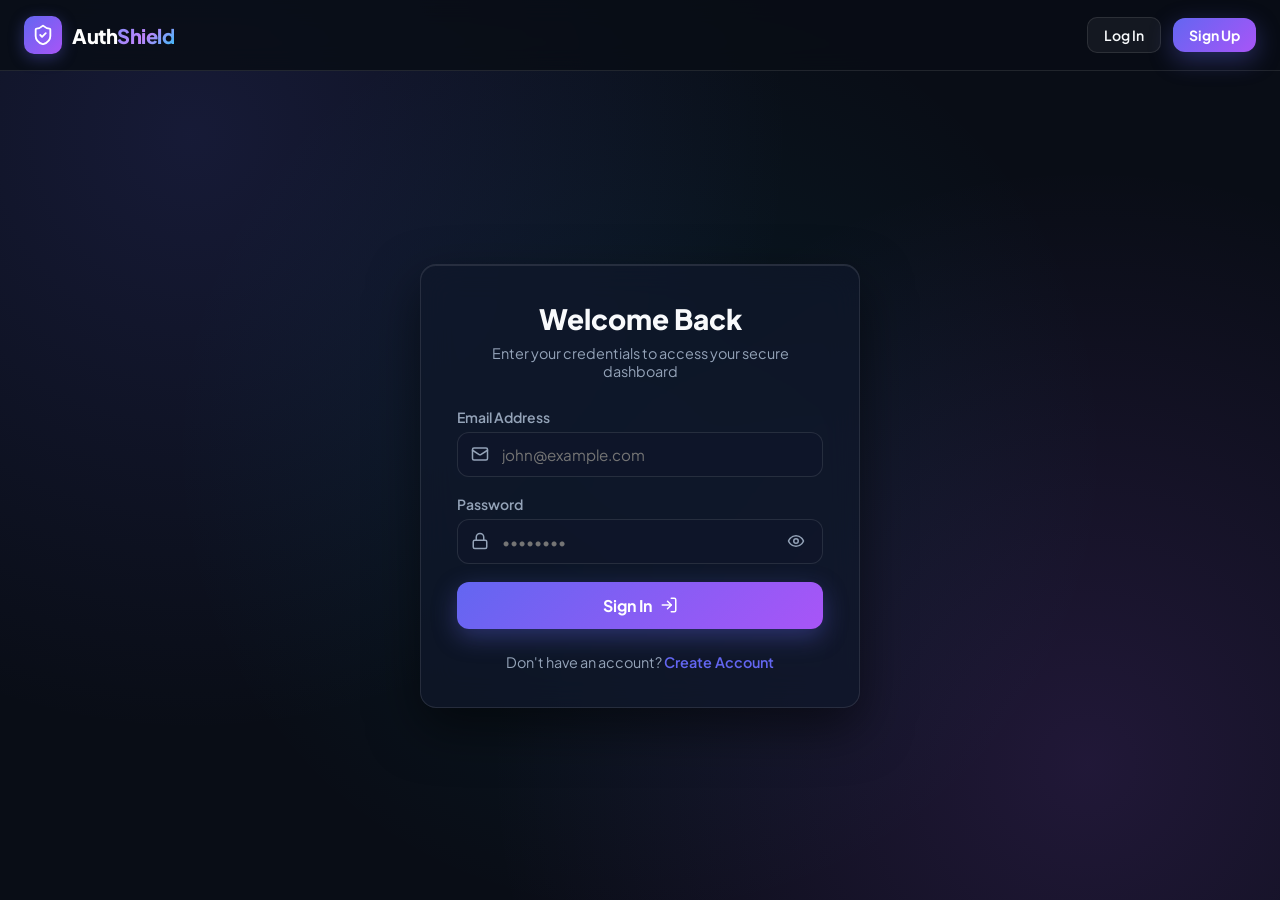
<file: frontend/login.html>
<!DOCTYPE html>
<html lang="en">
<head>
  <meta charset="UTF-8">
  <meta name="viewport" content="width=device-width, initial-scale=1.0">
  <title>Sign In - AuthShield</title>
  <link rel="stylesheet" href="css/style.css">
</head>
<body>

  <!-- Navigation Header -->
  <nav class="navbar">
    <a href="login.html" class="brand-link">
      <div class="brand-logo">
        <svg xmlns="http://www.w3.org/2000/svg" width="22" height="22" viewBox="0 0 24 24" fill="none" stroke="white" stroke-width="2" stroke-linecap="round" stroke-linejoin="round"><path d="M20 13c0 5-3.5 7.5-7.66 8.95a1 1 0 0 1-.67-.01C7.5 20.5 4 18 4 13V6a1 1 0 0 1 1-1c2 0 4.5-1.2 6.24-2.72a1.17 1.17 0 0 1 1.52 0C14.51 3.81 17 5 19 5a1 1 0 0 1 1 1z"/><path d="m9 12 2 2 4-4"/></svg>
      </div>
      <span class="brand-title">Auth<span class="gradient-text">Shield</span></span>
    </a>

    <div class="nav-actions">
      <a href="login.html" class="btn-secondary">Log In</a>
      <a href="signup.html" class="btn-primary" style="width: auto; padding: 8px 16px; font-size: 0.875rem;">Sign Up</a>
    </div>
  </nav>

  <!-- Main Login Card -->
  <main class="main-container">
    <div class="glass-card auth-card">
      <div class="card-header">
        <h1 class="card-title">Welcome Back</h1>
        <p class="card-subtitle">Enter your credentials to access your secure dashboard</p>
      </div>

      <div id="alertSuccess" class="alert alert-success"></div>
      <div id="alertError" class="alert alert-error"></div>

      <form id="loginForm" novalidate>
        <!-- Email -->
        <div class="input-group">
          <label class="input-label" for="email">Email Address</label>
          <div class="input-wrapper">
            <span class="input-icon">
              <svg xmlns="http://www.w3.org/2000/svg" width="18" height="18" viewBox="0 0 24 24" fill="none" stroke="currentColor" stroke-width="2" stroke-linecap="round" stroke-linejoin="round"><rect width="20" height="16" x="2" y="4" rx="2"/><path d="m22 7-8.97 5.7a1.94 1.94 0 0 1-2.06 0L2 7"/></svg>
            </span>
            <input type="email" id="email" class="input-field" placeholder="john@example.com" required>
          </div>
        </div>

        <!-- Password -->
        <div class="input-group">
          <label class="input-label" for="password">Password</label>
          <div class="input-wrapper">
            <span class="input-icon">
              <svg xmlns="http://www.w3.org/2000/svg" width="18" height="18" viewBox="0 0 24 24" fill="none" stroke="currentColor" stroke-width="2" stroke-linecap="round" stroke-linejoin="round"><rect width="18" height="11" x="3" y="11" rx="2" ry="2"/><path d="M7 11V7a5 5 0 0 1 10 0v4"/></svg>
            </span>
            <input type="password" id="password" class="input-field" placeholder="••••••••" required>
            <button type="button" id="togglePassword" class="toggle-password" aria-label="Toggle password visibility">
              <svg xmlns="http://www.w3.org/2000/svg" width="18" height="18" viewBox="0 0 24 24" fill="none" stroke="currentColor" stroke-width="2" stroke-linecap="round" stroke-linejoin="round"><path d="M2 12s3-7 10-7 10 7 10 7-3 7-10 7-10-7-10-7Z"/><circle cx="12" cy="12" r="3"/></svg>
            </button>
          </div>
        </div>

        <!-- Submit Button -->
        <button type="submit" id="submitBtn" class="btn-primary" style="margin-top: 12px;">
          Sign In
          <svg xmlns="http://www.w3.org/2000/svg" width="18" height="18" viewBox="0 0 24 24" fill="none" stroke="currentColor" stroke-width="2" stroke-linecap="round" stroke-linejoin="round"><path d="M15 3h4a2 2 0 0 1 2 2v14a2 2 0 0 1-2 2h-4"/><polyline points="10 17 15 12 10 7"/><line x1="15" x2="3" y1="12" y2="12"/></svg>
        </button>
      </form>

      <div class="auth-footer">
        Don't have an account? <a href="signup.html">Create Account</a>
      </div>
    </div>
  </main>

  <script src="js/config.js"></script>
  <script src="js/login.js"></script>
</body>
</html>
</file>
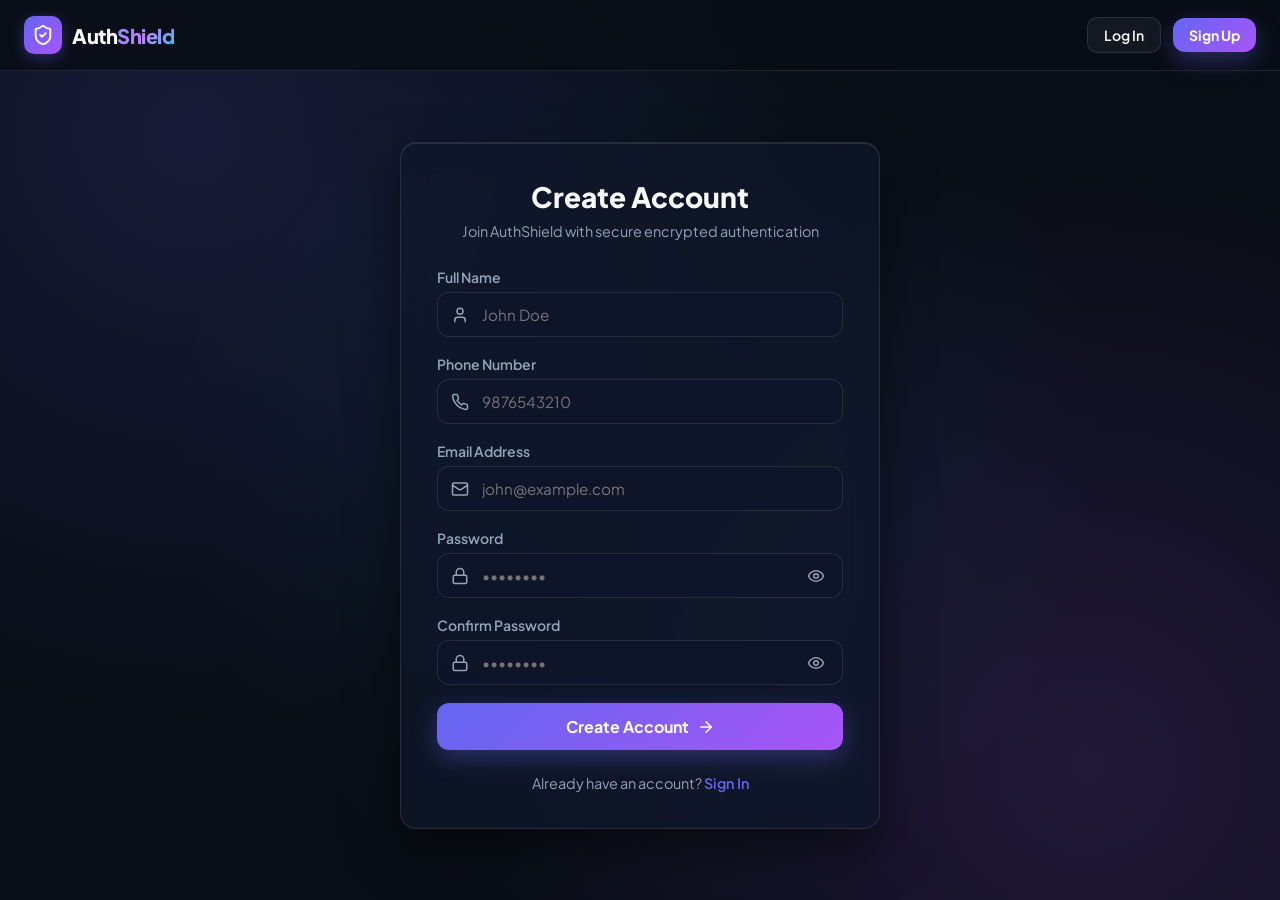
<file: frontend/signup.html>
<!DOCTYPE html>
<html lang="en">
<head>
  <meta charset="UTF-8">
  <meta name="viewport" content="width=device-width, initial-scale=1.0">
  <title>Create Account - AuthShield</title>
  <link rel="stylesheet" href="css/style.css">
</head>
<body>

  <!-- Navigation Header -->
  <nav class="navbar">
    <a href="login.html" class="brand-link">
      <div class="brand-logo">
        <svg xmlns="http://www.w3.org/2000/svg" width="22" height="22" viewBox="0 0 24 24" fill="none" stroke="white" stroke-width="2" stroke-linecap="round" stroke-linejoin="round"><path d="M20 13c0 5-3.5 7.5-7.66 8.95a1 1 0 0 1-.67-.01C7.5 20.5 4 18 4 13V6a1 1 0 0 1 1-1c2 0 4.5-1.2 6.24-2.72a1.17 1.17 0 0 1 1.52 0C14.51 3.81 17 5 19 5a1 1 0 0 1 1 1z"/><path d="m9 12 2 2 4-4"/></svg>
      </div>
      <span class="brand-title">Auth<span class="gradient-text">Shield</span></span>
    </a>

    <div class="nav-actions">
      <a href="login.html" class="btn-secondary">Log In</a>
      <a href="signup.html" class="btn-primary" style="width: auto; padding: 8px 16px; font-size: 0.875rem;">Sign Up</a>
    </div>
  </nav>

  <!-- Main Signup Card -->
  <main class="main-container">
    <div class="glass-card auth-card" style="max-width: 480px;">
      <div class="card-header">
        <h1 class="card-title">Create Account</h1>
        <p class="card-subtitle">Join AuthShield with secure encrypted authentication</p>
      </div>

      <div id="alertSuccess" class="alert alert-success"></div>
      <div id="alertError" class="alert alert-error"></div>

      <form id="signupForm" novalidate>
        <!-- Full Name -->
        <div class="input-group">
          <label class="input-label" for="name">Full Name</label>
          <div class="input-wrapper">
            <span class="input-icon">
              <svg xmlns="http://www.w3.org/2000/svg" width="18" height="18" viewBox="0 0 24 24" fill="none" stroke="currentColor" stroke-width="2" stroke-linecap="round" stroke-linejoin="round"><path d="M19 21v-2a4 4 0 0 0-4-4H9a4 4 0 0 0-4 4v2"/><circle cx="12" cy="7" r="4"/></svg>
            </span>
            <input type="text" id="name" class="input-field" placeholder="John Doe">
          </div>
          <span id="error_name" class="field-error"></span>
        </div>

        <!-- Phone Number -->
        <div class="input-group">
          <label class="input-label" for="phone">Phone Number</label>
          <div class="input-wrapper">
            <span class="input-icon">
              <svg xmlns="http://www.w3.org/2000/svg" width="18" height="18" viewBox="0 0 24 24" fill="none" stroke="currentColor" stroke-width="2" stroke-linecap="round" stroke-linejoin="round"><path d="M22 16.92v3a2 2 0 0 1-2.18 2 19.79 19.79 0 0 1-8.63-3.07 19.5 19.5 0 0 1-6-6 19.79 19.79 0 0 1-3.07-8.67A2 2 0 0 1 4.11 2h3a2 2 0 0 1 2 1.72 12.84 12.84 0 0 0 .7 2.81 2 2 0 0 1-.45 2.11L8.09 9.91a16 16 0 0 0 6 6l1.27-1.27a2 2 0 0 1 2.11-.45 12.84 12.84 0 0 0 2.81.7A2 2 0 0 1 22 16.92z"/></svg>
            </span>
            <input type="tel" id="phone" class="input-field" placeholder="9876543210">
          </div>
          <span id="error_phone" class="field-error"></span>
        </div>

        <!-- Email -->
        <div class="input-group">
          <label class="input-label" for="email">Email Address</label>
          <div class="input-wrapper">
            <span class="input-icon">
              <svg xmlns="http://www.w3.org/2000/svg" width="18" height="18" viewBox="0 0 24 24" fill="none" stroke="currentColor" stroke-width="2" stroke-linecap="round" stroke-linejoin="round"><rect width="20" height="16" x="2" y="4" rx="2"/><path d="m22 7-8.97 5.7a1.94 1.94 0 0 1-2.06 0L2 7"/></svg>
            </span>
            <input type="email" id="email" class="input-field" placeholder="john@example.com">
          </div>
          <span id="error_email" class="field-error"></span>
        </div>

        <!-- Password -->
        <div class="input-group">
          <label class="input-label" for="password">Password</label>
          <div class="input-wrapper">
            <span class="input-icon">
              <svg xmlns="http://www.w3.org/2000/svg" width="18" height="18" viewBox="0 0 24 24" fill="none" stroke="currentColor" stroke-width="2" stroke-linecap="round" stroke-linejoin="round"><rect width="18" height="11" x="3" y="11" rx="2" ry="2"/><path d="M7 11V7a5 5 0 0 1 10 0v4"/></svg>
            </span>
            <input type="password" id="password" class="input-field" placeholder="••••••••">
            <button type="button" id="togglePassword" class="toggle-password" aria-label="Toggle password visibility">
              <svg xmlns="http://www.w3.org/2000/svg" width="18" height="18" viewBox="0 0 24 24" fill="none" stroke="currentColor" stroke-width="2" stroke-linecap="round" stroke-linejoin="round"><path d="M2 12s3-7 10-7 10 7 10 7-3 7-10 7-10-7-10-7Z"/><circle cx="12" cy="12" r="3"/></svg>
            </button>
          </div>
          <span id="error_password" class="field-error"></span>
        </div>

        <!-- Confirm Password -->
        <div class="input-group">
          <label class="input-label" for="confirm_password">Confirm Password</label>
          <div class="input-wrapper">
            <span class="input-icon">
              <svg xmlns="http://www.w3.org/2000/svg" width="18" height="18" viewBox="0 0 24 24" fill="none" stroke="currentColor" stroke-width="2" stroke-linecap="round" stroke-linejoin="round"><rect width="18" height="11" x="3" y="11" rx="2" ry="2"/><path d="M7 11V7a5 5 0 0 1 10 0v4"/></svg>
            </span>
            <input type="password" id="confirm_password" class="input-field" placeholder="••••••••">
            <button type="button" id="toggleConfirmPassword" class="toggle-password" aria-label="Toggle confirm password visibility">
              <svg xmlns="http://www.w3.org/2000/svg" width="18" height="18" viewBox="0 0 24 24" fill="none" stroke="currentColor" stroke-width="2" stroke-linecap="round" stroke-linejoin="round"><path d="M2 12s3-7 10-7 10 7 10 7-3 7-10 7-10-7-10-7Z"/><circle cx="12" cy="12" r="3"/></svg>
            </button>
          </div>
          <span id="error_confirm_password" class="field-error"></span>
        </div>

        <!-- Submit Button -->
        <button type="submit" id="submitBtn" class="btn-primary" style="margin-top: 12px;">
          Create Account
          <svg xmlns="http://www.w3.org/2000/svg" width="18" height="18" viewBox="0 0 24 24" fill="none" stroke="currentColor" stroke-width="2" stroke-linecap="round" stroke-linejoin="round"><line x1="5" y1="12" x2="19" y2="12"/><polyline points="12 5 19 12 12 19"/></svg>
        </button>
      </form>

      <div class="auth-footer">
        Already have an account? <a href="login.html">Sign In</a>
      </div>
    </div>
  </main>

  <script src="js/config.js"></script>
  <script src="js/signup.js"></script>
</body>
</html>
</file>
<file: frontend/css/style.css>
@import url('https://fonts.googleapis.com/css2?family=Plus+Jakarta+Sans:wght@300;400;500;600;700;800&display=swap');

:root {
  --bg-dark: #090d16;
  --bg-card: rgba(15, 23, 42, 0.75);
  --border-color: rgba(255, 255, 255, 0.1);
  --primary: #6366f1;
  --primary-hover: #4f46e5;
  --primary-glow: rgba(99, 102, 241, 0.35);
  --secondary: #a855f7;
  --accent: #06b6d4;
  --text-main: #f8fafc;
  --text-muted: #94a3b8;
  --error: #ef4444;
  --error-bg: rgba(239, 68, 68, 0.12);
  --success: #10b981;
  --success-bg: rgba(16, 185, 129, 0.12);
  --radius: 16px;
  --font: 'Plus Jakarta Sans', -apple-system, BlinkMacSystemFont, sans-serif;
}

* {
  box-sizing: border-box;
  margin: 0;
  padding: 0;
}

body {
  font-family: var(--font);
  background-color: var(--bg-dark);
  color: var(--text-main);
  min-height: 100vh;
  display: flex;
  flex-direction: column;
  background-image: 
    radial-gradient(circle at 15% 15%, rgba(99, 102, 241, 0.15) 0%, transparent 45%),
    radial-gradient(circle at 85% 85%, rgba(168, 85, 247, 0.15) 0%, transparent 45%),
    radial-gradient(circle at 50% 50%, rgba(6, 182, 212, 0.08) 0%, transparent 60%);
  background-attachment: fixed;
}

/* Navbar */
.navbar {
  padding: 16px 24px;
  background: rgba(9, 13, 22, 0.85);
  backdrop-filter: blur(12px);
  border-bottom: 1px solid var(--border-color);
  position: sticky;
  top: 0;
  z-index: 100;
  display: flex;
  align-items: center;
  justify-content: space-between;
}

.brand-link {
  display: flex;
  align-items: center;
  gap: 10px;
  text-decoration: none;
}

.brand-logo {
  width: 38px;
  height: 38px;
  border-radius: 10px;
  background: linear-gradient(135deg, var(--primary) 0%, var(--secondary) 100%);
  display: flex;
  align-items: center;
  justify-content: center;
  box-shadow: 0 4px 15px var(--primary-glow);
}

.brand-title {
  font-size: 1.25rem;
  font-weight: 800;
  color: white;
  letter-spacing: -0.5px;
}

.gradient-text {
  background: linear-gradient(135deg, #818cf8 0%, #c084fc 50%, #38bdf8 100%);
  -webkit-background-clip: text;
  -webkit-text-fill-color: transparent;
}

.nav-actions {
  display: flex;
  align-items: center;
  gap: 12px;
}

/* Main Content Container */
.main-container {
  flex: 1;
  display: flex;
  align-items: center;
  justify-content: center;
  padding: 40px 20px;
}

/* Glassmorphism Card */
.glass-card {
  width: 100%;
  background: var(--bg-card);
  backdrop-filter: blur(16px);
  -webkit-backdrop-filter: blur(16px);
  border: 1px solid var(--border-color);
  border-radius: var(--radius);
  box-shadow: 0 20px 50px rgba(0, 0, 0, 0.5), inset 0 1px 0 rgba(255, 255, 255, 0.1);
  padding: 36px;
  transition: all 0.3s ease;
}

.auth-card {
  max-width: 440px;
}

.card-header {
  text-align: center;
  margin-bottom: 28px;
}

.card-title {
  font-size: 1.75rem;
  font-weight: 800;
  margin-bottom: 8px;
}

.card-subtitle {
  color: var(--text-muted);
  font-size: 0.9rem;
}

/* Form Controls */
.input-group {
  position: relative;
  display: flex;
  flex-direction: column;
  gap: 6px;
  margin-bottom: 18px;
}

.input-label {
  font-size: 0.875rem;
  font-weight: 600;
  color: var(--text-muted);
}

.input-wrapper {
  position: relative;
  display: flex;
  align-items: center;
}

.input-field {
  width: 100%;
  padding: 12px 16px 12px 44px;
  background: rgba(15, 23, 42, 0.6);
  border: 1px solid var(--border-color);
  border-radius: 12px;
  color: var(--text-main);
  font-family: inherit;
  font-size: 0.95rem;
  outline: none;
  transition: all 0.2s ease;
}

.input-field:focus {
  border-color: var(--primary);
  background: rgba(15, 23, 42, 0.85);
  box-shadow: 0 0 0 4px var(--primary-glow);
}

.input-field.error-border {
  border-color: var(--error);
}

.input-icon {
  position: absolute;
  left: 14px;
  color: var(--text-muted);
  pointer-events: none;
  display: flex;
  align-items: center;
}

.toggle-password {
  position: absolute;
  right: 14px;
  background: none;
  border: none;
  color: var(--text-muted);
  cursor: pointer;
  display: flex;
  align-items: center;
  padding: 4px;
  border-radius: 6px;
  transition: color 0.2s ease;
}

.toggle-password:hover {
  color: var(--text-main);
}

.field-error {
  font-size: 0.8rem;
  color: var(--error);
  display: none;
  margin-top: 2px;
}

.field-error.visible {
  display: block;
}

/* Buttons */
.btn-primary {
  width: 100%;
  padding: 13px 24px;
  border-radius: 12px;
  border: none;
  background: linear-gradient(135deg, var(--primary) 0%, var(--secondary) 100%);
  color: white;
  font-family: inherit;
  font-weight: 700;
  font-size: 1rem;
  cursor: pointer;
  display: flex;
  align-items: center;
  justify-content: center;
  gap: 8px;
  box-shadow: 0 8px 25px var(--primary-glow);
  transition: all 0.25s ease;
  text-decoration: none;
}

.btn-primary:hover:not(:disabled) {
  transform: translateY(-2px);
  box-shadow: 0 12px 30px rgba(99, 102, 241, 0.5);
  background: linear-gradient(135deg, #4f46e5 0%, #9333ea 100%);
}

.btn-primary:disabled {
  opacity: 0.65;
  cursor: not-allowed;
  transform: none;
}

.btn-secondary {
  padding: 8px 16px;
  border-radius: 10px;
  border: 1px solid var(--border-color);
  background: rgba(255, 255, 255, 0.05);
  color: var(--text-main);
  font-family: inherit;
  font-weight: 600;
  font-size: 0.875rem;
  cursor: pointer;
  display: inline-flex;
  align-items: center;
  gap: 8px;
  text-decoration: none;
  transition: all 0.2s ease;
}

.btn-secondary:hover {
  background: rgba(255, 255, 255, 0.1);
  border-color: rgba(255, 255, 255, 0.25);
}

/* Alerts */
.alert {
  padding: 12px 16px;
  border-radius: 12px;
  font-size: 0.875rem;
  font-weight: 500;
  margin-bottom: 20px;
  display: none;
  align-items: center;
  gap: 10px;
  line-height: 1.4;
}

.alert.visible {
  display: flex;
}

.alert-error {
  background: var(--error-bg);
  border: 1px solid rgba(239, 68, 68, 0.3);
  color: #fca5a5;
}

.alert-success {
  background: var(--success-bg);
  border: 1px solid rgba(16, 185, 129, 0.3);
  color: #6ee7b7;
}

/* Footer Links */
.auth-footer {
  text-align: center;
  margin-top: 24px;
  font-size: 0.9rem;
  color: var(--text-muted);
}

.auth-footer a {
  color: var(--primary);
  font-weight: 600;
  text-decoration: none;
}

.auth-footer a:hover {
  text-decoration: underline;
}

/* Spinner */
@keyframes spin {
  to { transform: rotate(360deg); }
}

.spinner {
  animation: spin 0.8s linear infinite;
}

/* Dashboard Layout */
.dashboard-container {
  max-width: 900px;
  margin: 0 auto;
  padding: 40px 20px;
  width: 100%;
}

.welcome-card {
  background: linear-gradient(135deg, rgba(99, 102, 241, 0.15) 0%, rgba(168, 85, 247, 0.1) 100%);
  border: 1px solid rgba(99, 102, 241, 0.25);
  margin-bottom: 28px;
  display: flex;
  flex-wrap: wrap;
  align-items: center;
  justify-content: space-between;
  gap: 20px;
}

.badge-active {
  display: inline-flex;
  align-items: center;
  gap: 8px;
  padding: 4px 12px;
  background: rgba(16, 185, 129, 0.15);
  border: 1px solid rgba(16, 185, 129, 0.3);
  border-radius: 20px;
  color: #6ee7b7;
  font-size: 0.8rem;
  font-weight: 600;
  margin-bottom: 12px;
}

.grid-cards {
  display: grid;
  grid-template-columns: repeat(auto-fit, minmax(250px, 1fr));
  gap: 20px;
  margin-bottom: 28px;
}

.stat-card {
  padding: 24px;
}

.stat-header {
  display: flex;
  align-items: center;
  gap: 12px;
}

.stat-icon {
  padding: 10px;
  border-radius: 10px;
  display: flex;
  align-items: center;
  justify-content: center;
}

.stat-title {
  font-size: 0.8rem;
  color: var(--text-muted);
  font-weight: 600;
  text-transform: uppercase;
}

.stat-value {
  font-size: 1.1rem;
  font-weight: 700;
  color: var(--text-main);
  word-break: break-all;
}

.meta-row {
  display: flex;
  justify-content: space-between;
  padding: 12px 16px;
  background: rgba(255, 255, 255, 0.03);
  border-radius: 10px;
  border: 1px solid var(--border-color);
  font-size: 0.9rem;
  margin-bottom: 12px;
}

.meta-row:last-child {
  margin-bottom: 0;
}
</file>
